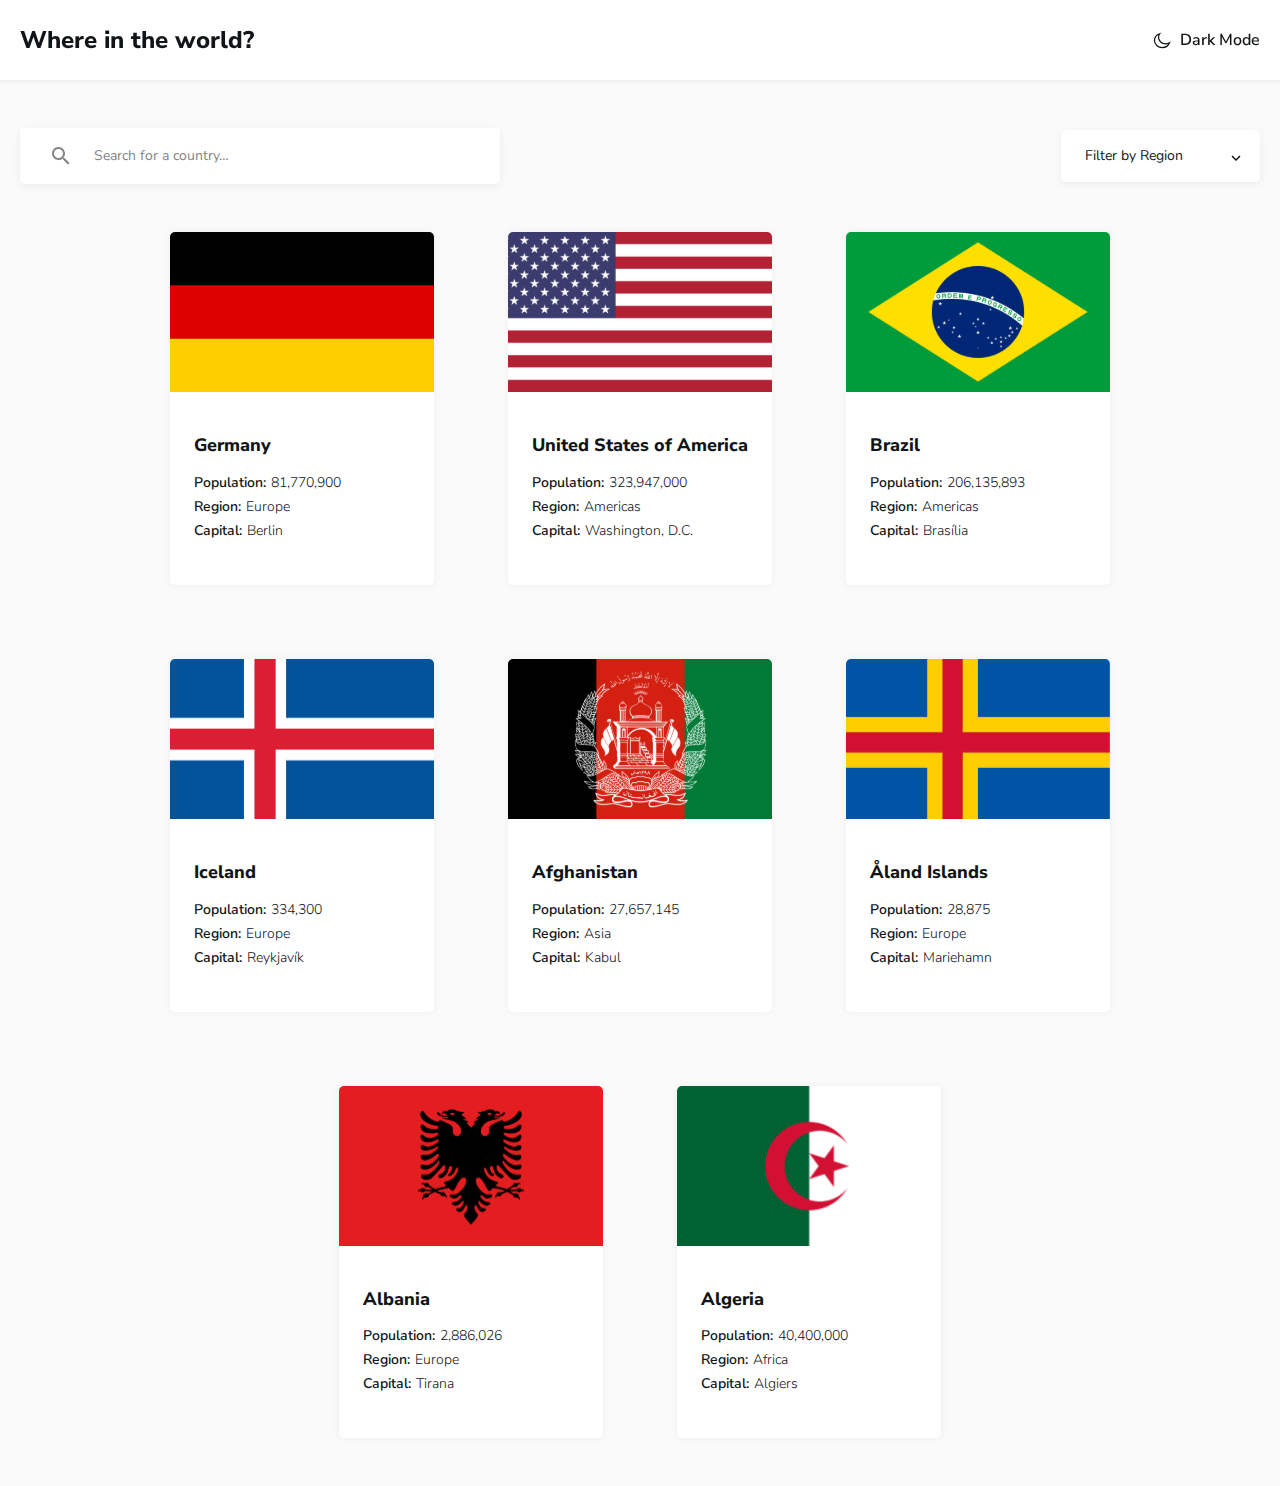
<file: index.html>
<!DOCTYPE html>
<html lang="en">
<head>
    <meta charset="UTF-8">
    <meta name="viewport" content="width=device-width, initial-scale=1.0">
    <title>Countries</title>
    
    <!-- GOOGLE-FONTS -->
    <link rel="preconnect" href="https://fonts.googleapis.com">
    <link rel="preconnect" href="https://fonts.googleapis.com">
    <link rel="preconnect" href="https://fonts.gstatic.com" crossorigin>
    <link href="https://fonts.googleapis.com/css2?family=Nunito+Sans:ital,opsz,wght@0,6..12,200..1000;1,6..12,200..1000&display=swap" rel="stylesheet">
    
    <!-- CSS-LINKS -->
    <link rel="stylesheet" href="css/normalize.css">
    <link rel="stylesheet" href="css/main.css">
    <!-- WEBSITE-ICON -->
    <link rel="icon" type="image/svg" href="imgs/icons/map.svg">
</head>
<body>
    
    <!-- SITE-HEADER -->
    <header class="site-header">
        <div class="site-header-container container">
            <!-- SITE-LOGO -->
            <a class="site-header-logo" href="index.html">Where in the world?</a>
            
            <!-- TOGGLE-BUTTON -->
            <button class="dark-toggle-button">
                <span class="dark-toggle-button-inner">
                    <svg class="dark-toggle-icon" xmlns="http://www.w3.org/2000/svg" width="20" height="20"><path fill="#fff" fill-rule="evenodd" stroke="currentColor" stroke-width="1.25" d="M13.553 13.815c-3.884 0-7.034-2.887-7.034-6.447 0-1.343.448-2.586 1.212-3.618-3.04.945-5.231 3.581-5.231 6.688 0 3.9 3.45 7.062 7.704 7.062 3.389 0 6.266-2.007 7.296-4.796a7.458 7.458 0 0 1-3.947 1.111Z" clip-rule="evenodd"/></svg>
                    <span class="dark-toggle-text">Dark Mode</span>
                </span>
            </button>
        </div>
    </header>
    
    <!-- SITE-MAIN -->
    <main class="main-content">
        <!-- HERO -->
        <section class="hero">
            <div class="hero-container container">
                <!-- FORM -->
                <form class="filters" action="https://acho.htmlacademy.ru" method="GET">
                    <div class="filters-search-wrapper">
                        <svg class="filters-search-icon" xmlns="http://www.w3.org/2000/svg" width="18" height="18"><path fill="currentColor" fill-rule="evenodd" d="M12.5 11h-.8l-.3-.3c1-1.1 1.6-2.6 1.6-4.2C13 2.9 10.1 0 6.5 0S0 2.9 0 6.5 2.9 13 6.5 13c1.6 0 3.1-.6 4.2-1.6l.3.3v.8l5 5 1.5-1.5-5-5Zm-6 0C4 11 2 9 2 6.5S4 2 6.5 2 11 4 11 6.5 9 11 6.5 11Z" clip-rule="evenodd"/></svg>
                        <input class="filters-search-input" type="search" name="search" placeholder="Search for a country…" aria-label="Site search">
                    </div>
                    
                    <div class="filters-region-wrapper">
                        <select class="filters-region-select">
                            <option class="option" value="">Filter by Region</option>
                            <option value="">Africa</option>
                            <option value="">America</option>
                            <option value="">Asia</option>
                            <option value="">Europe</option>
                            <option value="">Oceania</option>
                        </select>
                        <svg class="filters-region-icon" xmlns="http://www.w3.org/2000/svg" width="12" height="12"><path fill="currentColor" fill-rule="evenodd" d="M9.45 3.45 6 6.9 2.55 3.45 1.5 4.5 6 9l4.5-4.5-1.05-1.05Z" clip-rule="evenodd"/></svg>
                    </div>
                </form>
                
                <!-- COUNTRY-FLAGS -->
                <div class="flag-list">
                    
                    <!-- FLAG-ITEM -->
                    <div class="flag-item">
                        <img class="flag-img" src="imgs/flags/flag-germany.svg" alt="Germany flag" width="264" height="160">
                        <div class="flag-content">
                            <h3 class="flag-title">
                                <a class="flag-title-link" href="about.html">Germany</a>
                            </h3>
                            <dl class="flag-description">
                                
                                <!-- FLAG-DESCRIPTION-ITEM -->
                                <div class="flag-description-item">
                                    <dt>Population:</dt>
                                    <dd>81,770,900</dd>
                                </div>
                                
                                <!-- FLAG-DESCRIPTION-ITEM -->
                                <div class="flag-description-item">
                                    <dt>Region:</dt>
                                    <dd>Europe</dd>
                                </div>
                                
                                <!-- FLAG-DESCRIPTION-ITEM -->
                                <div class="flag-description-item">
                                    <dt>Capital:</dt>
                                    <dd>Berlin</dd>
                                </div>
                            </dl>
                        </div>
                    </div>
                    
                    <!-- FLAG-ITEM -->
                    <div class="flag-item">
                        <img class="flag-img" src="imgs/flags/flag-usa.svg" alt="Germany flag" width="264" height="160">
                        <div class="flag-content">
                            <h3 class="flag-title">
                                <a class="flag-title-link" href="about.html">United States of America</a>
                            </h3>
                            <dl class="flag-description">
                                
                                <!-- FLAG-DESCRIPTION-ITEM -->
                                <div class="flag-description-item">
                                    <dt>Population:</dt>
                                    <dd>323,947,000</dd>
                                </div>
                                
                                <!-- FLAG-DESCRIPTION-ITEM -->
                                <div class="flag-description-item">
                                    <dt>Region:</dt>
                                    <dd>Americas</dd>
                                </div>
                                
                                <!-- FLAG-DESCRIPTION-ITEM -->
                                <div class="flag-description-item">
                                    <dt>Capital:</dt>
                                    <dd>Washington, D.C.</dd>
                                </div>
                            </dl>
                        </div>
                    </div>
                    
                    <!-- FLAG-ITEM -->
                    <div class="flag-item">
                        <img class="flag-img" src="imgs/flags/flag-brazil.svg" alt="Germany flag" width="264" height="160">
                        <div class="flag-content">
                            <h3 class="flag-title">
                                <a class="flag-title-link" href="about.html">Brazil</a>
                            </h3>
                            <dl class="flag-description">
                                
                                <!-- FLAG-DESCRIPTION-ITEM -->
                                <div class="flag-description-item">
                                    <dt>Population:</dt>
                                    <dd>206,135,893</dd>
                                </div>
                                
                                <!-- FLAG-DESCRIPTION-ITEM -->
                                <div class="flag-description-item">
                                    <dt>Region:</dt>
                                    <dd>Americas</dd>
                                </div>
                                
                                <!-- FLAG-DESCRIPTION-ITEM -->
                                <div class="flag-description-item">
                                    <dt>Capital:</dt>
                                    <dd>Brasília</dd>
                                </div>
                            </dl>
                        </div>
                    </div>
                    
                    <!-- FLAG-ITEM -->
                    <div class="flag-item">
                        <img class="flag-img" src="imgs/flags/flag-iceland.svg" alt="Germany flag" width="264" height="160">
                        <div class="flag-content">
                            <h3 class="flag-title">
                                <a class="flag-title-link" href="about.html">Iceland</a>
                            </h3>
                            <dl class="flag-description">
                                
                                <!-- FLAG-DESCRIPTION-ITEM -->
                                <div class="flag-description-item">
                                    <dt>Population:</dt>
                                    <dd>334,300</dd>
                                </div>
                                
                                <!-- FLAG-DESCRIPTION-ITEM -->
                                <div class="flag-description-item">
                                    <dt>Region:</dt>
                                    <dd>Europe</dd>
                                </div>
                                
                                <!-- FLAG-DESCRIPTION-ITEM -->
                                <div class="flag-description-item">
                                    <dt>Capital:</dt>
                                    <dd>Reykjavík</dd>
                                </div>
                            </dl>
                        </div>
                    </div>
                    
                    <!-- FLAG-ITEM -->
                    <div class="flag-item">
                        <img class="flag-img" src="imgs/flags/flag-afghanistan.svg" alt="Germany flag" width="264" height="160">
                        <div class="flag-content">
                            <h3 class="flag-title">
                                <a class="flag-title-link" href="about.html">Afghanistan</a>
                            </h3>
                            <dl class="flag-description">
                                
                                <!-- FLAG-DESCRIPTION-ITEM -->
                                <div class="flag-description-item">
                                    <dt>Population:</dt>
                                    <dd>27,657,145</dd>
                                </div>
                                
                                <!-- FLAG-DESCRIPTION-ITEM -->
                                <div class="flag-description-item">
                                    <dt>Region:</dt>
                                    <dd>Asia</dd>
                                </div>
                                
                                <!-- FLAG-DESCRIPTION-ITEM -->
                                <div class="flag-description-item">
                                    <dt>Capital:</dt>
                                    <dd>Kabul</dd>
                                </div>
                            </dl>
                        </div>
                    </div>
                    
                    <!-- FLAG-ITEM -->
                    <div class="flag-item">
                        <img class="flag-img" src="imgs/flags/flag-aland-islands.svg" alt="Germany flag" width="264" height="160">
                        <div class="flag-content">
                            <h3 class="flag-title">
                                <a class="flag-title-link" href="about.html">Åland Islands</a>
                            </h3>
                            <dl class="flag-description">
                                
                                <!-- FLAG-DESCRIPTION-ITEM -->
                                <div class="flag-description-item">
                                    <dt>Population:</dt>
                                    <dd>28,875</dd>
                                </div>
                                
                                <!-- FLAG-DESCRIPTION-ITEM -->
                                <div class="flag-description-item">
                                    <dt>Region:</dt>
                                    <dd>Europe</dd>
                                </div>
                                
                                <!-- FLAG-DESCRIPTION-ITEM -->
                                <div class="flag-description-item">
                                    <dt>Capital:</dt>
                                    <dd>Mariehamn</dd>
                                </div>
                            </dl>
                        </div>
                    </div>
                    
                    <!-- FLAG-ITEM -->
                    <div class="flag-item">
                        <img class="flag-img" src="imgs/flags/flag-albania.svg" alt="Germany flag" width="264" height="160">
                        <div class="flag-content">
                            <h3 class="flag-title">
                                <a class="flag-title-link" href="about.html">Albania</a>
                            </h3>
                            <dl class="flag-description">
                                
                                <!-- FLAG-DESCRIPTION-ITEM -->
                                <div class="flag-description-item">
                                    <dt>Population:</dt>
                                    <dd>2,886,026</dd>
                                </div>
                                
                                <!-- FLAG-DESCRIPTION-ITEM -->
                                <div class="flag-description-item">
                                    <dt>Region:</dt>
                                    <dd>Europe</dd>
                                </div>
                                
                                <!-- FLAG-DESCRIPTION-ITEM -->
                                <div class="flag-description-item">
                                    <dt>Capital:</dt>
                                    <dd>Tirana</dd>
                                </div>
                            </dl>
                        </div>
                    </div>
                    
                    <!-- FLAG-ITEM -->
                    <div class="flag-item">
                        <img class="flag-img" src="imgs/flags/flag-algeria.svg" alt="Germany flag" width="264" height="160">
                        <div class="flag-content">
                            <h3 class="flag-title">
                                <a class="flag-title-link" href="about.html">Algeria</a>
                            </h3>
                            <dl class="flag-description">
                                
                                <!-- FLAG-DESCRIPTION-ITEM -->
                                <div class="flag-description-item">
                                    <dt>Population:</dt>
                                    <dd>40,400,000</dd>
                                </div>
                                
                                <!-- FLAG-DESCRIPTION-ITEM -->
                                <div class="flag-description-item">
                                    <dt>Region:</dt>
                                    <dd>Africa</dd>
                                </div>
                                
                                <!-- FLAG-DESCRIPTION-ITEM -->
                                <div class="flag-description-item">
                                    <dt>Capital:</dt>
                                    <dd>Algiers</dd>
                                </div>
                            </dl>
                        </div>
                    </div>
                </div>
            </div>
        </section>
    </main>
    
    <!-- JS-LINKS -->
    <script src="app.js"></script>
</body>
</html>
</file>
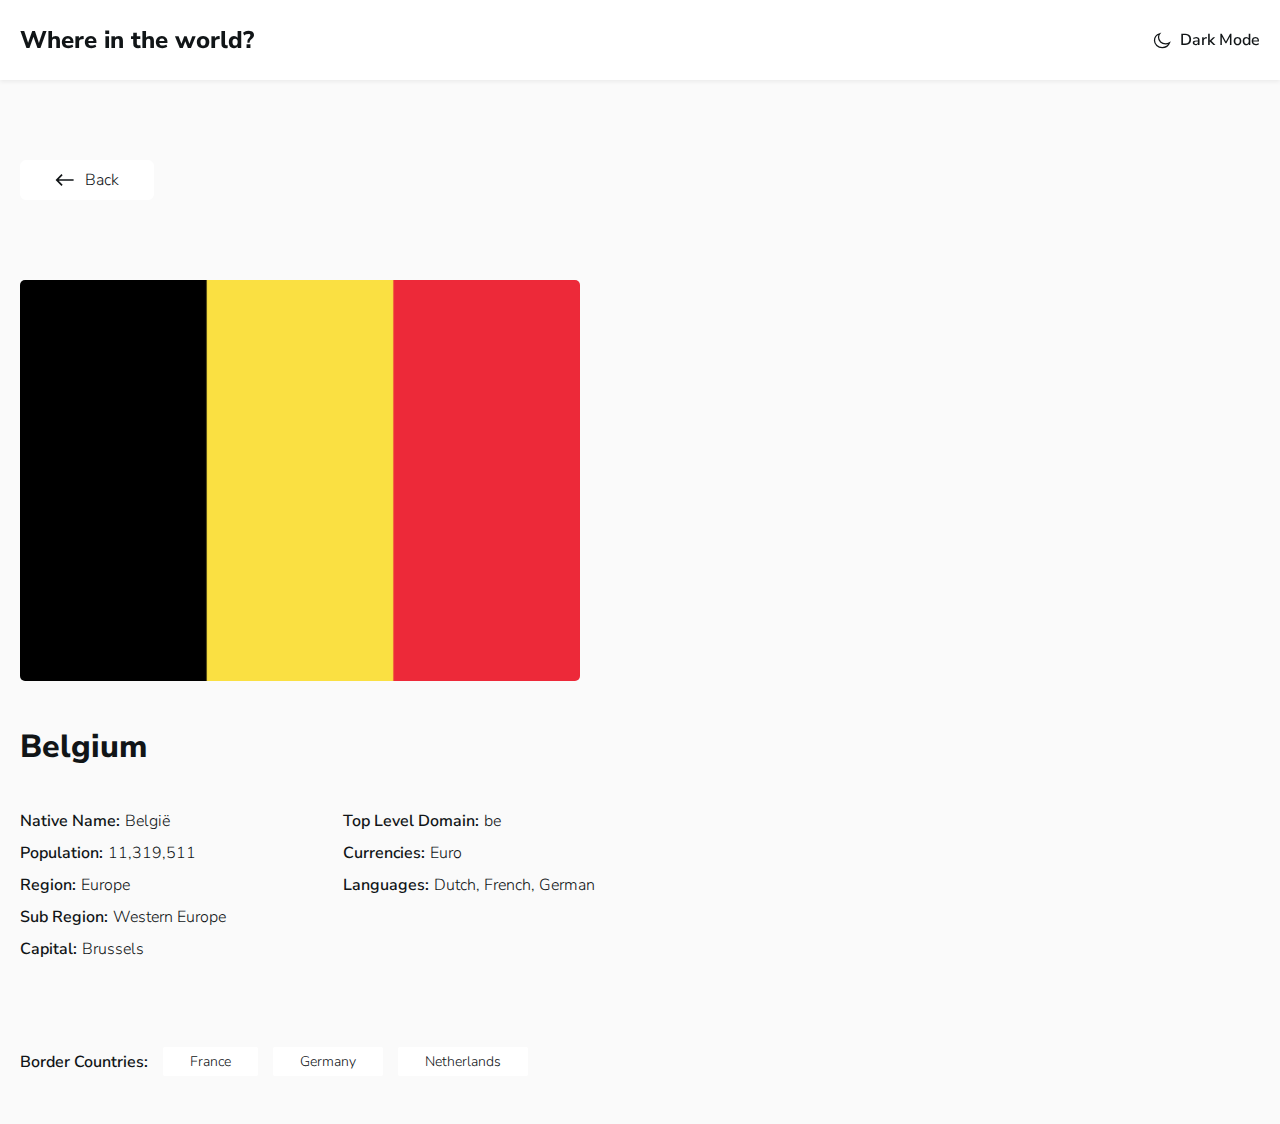
<file: about.html>
<!DOCTYPE html>
<html lang="en">
<head>
    <meta charset="UTF-8">
    <meta name="viewport" content="width=device-width, initial-scale=1.0">
    <title>About</title>
    
    <!-- FONTS -->
    <link rel="preconnect" href="https://fonts.googleapis.com">
    <link rel="preconnect" href="https://fonts.googleapis.com">
    <link rel="preconnect" href="https://fonts.gstatic.com" crossorigin>
    <link href="https://fonts.googleapis.com/css2?family=Nunito+Sans:ital,opsz,wght@0,6..12,200..1000;1,6..12,200..1000&display=swap" rel="stylesheet">
    
    <!-- CSS-LINKS -->
    <link rel="stylesheet" href="css/normalize.css">
    <link rel="stylesheet" href="css/main.css">
    <!-- WEBSITE-ICON -->
    <link rel="icon" type="image/svg" href="imgs/icons/map.svg">
</head>
<body>
    
    <!-- SITE-HEADER -->
    <header class="site-header">
        <div class="site-header-container container">
            
            <!-- SITE-LOGO -->
            <a class="site-header-logo" href="index.html">Where in the world?</a>
            
            <!-- TOGGLE-BUTTON -->
            <button class="dark-toggle-button">
                <span class="dark-toggle-button-inner">
                    <svg class="dark-toggle-icon" xmlns="http://www.w3.org/2000/svg" width="20" height="20"><path fill="#fff" fill-rule="evenodd" stroke="currentColor" stroke-width="1.25" d="M13.553 13.815c-3.884 0-7.034-2.887-7.034-6.447 0-1.343.448-2.586 1.212-3.618-3.04.945-5.231 3.581-5.231 6.688 0 3.9 3.45 7.062 7.704 7.062 3.389 0 6.266-2.007 7.296-4.796a7.458 7.458 0 0 1-3.947 1.111Z" clip-rule="evenodd"/></svg>
                    <span class="dark-toggle-text">Dark Mode</span>
                </span>
            </button>
        </div>
    </header>
    
    <!-- SITE-MAIN -->
    <main class="main-content about-main-content">
        <!-- ABOUT-PAGE -->
        <section class="about">
            <div class="container">
                <!-- BACK-LINK -->
                <a class="about-back-link" href="index.html"> 
                    <svg xmlns="http://www.w3.org/2000/svg" width="20" height="20"><path fill="currentColor" fill-rule="evenodd" d="m6.464 4.107 1.179 1.179-3.89 3.889h14.85v1.65H3.753l3.89 3.889-1.179 1.179L.572 10l5.892-5.893Z" clip-rule="evenodd"/></svg>
                    <span>Back</span>
                </a>
                
                <!-- ABOUT-INNER -->
                <div class="about-inner">
                    
                    <!-- ABOUT-IMG -->
                    <div class="about-img">
                        <img src="imgs/flags/flag-germany-page.svg" alt="" width="560" height="400">
                    </div>
                    
                    <!-- ABOUT-TEXT -->
                    <div class="about-text">
                        <h2 class="about-title">Belgium</h2>
                        
                        <div class="about-flag-description">
                            <dl class="about-flag-description-list">
                                <!-- ABOUT-FLAG-DESCRIPTION-ITEM -->
                                <div class="about-flag-description-item">
                                    <dt>Native Name:</dt>
                                    <dd>België</dd>
                                </div>
                                <!-- ABOUT-FLAG-DESCRIPTION-ITEM -->
                                <div class="about-flag-description-item">
                                    <dt>Population:</dt>
                                    <dd>11,319,511</dd>
                                </div>
                                <!-- ABOUT-FLAG-DESCRIPTION-ITEM -->
                                <div class="about-flag-description-item">
                                    <dt>Region:</dt>
                                    <dd>Europe</dd>
                                </div>
                                <!-- ABOUT-FLAG-DESCRIPTION-ITEM -->
                                <div class="about-flag-description-item">
                                    <dt>Sub Region:</dt>
                                    <dd>Western Europe</dd>
                                </div>
                                <!-- ABOUT-FLAG-DESCRIPTION-ITEM -->
                                <div class="about-flag-description-item">
                                    <dt>Capital:</dt>
                                    <dd>Brussels</dd>
                                </div>
                            </dl>
                            
                            <dl class="about-flag-description-list">
                                <!-- ABOUT-FLAG-DESCRIPTION-ITEM -->
                                <div class="about-flag-description-item">
                                    <dt>Top Level Domain:</dt>
                                    <dd>be</dd>
                                </div>
                                <!-- ABOUT-FLAG-DESCRIPTION-ITEM -->
                                <div class="about-flag-description-item">
                                    <dt>Currencies:</dt>
                                    <dd>Euro</dd>
                                </div>
                                <!-- ABOUT-FLAG-DESCRIPTION-ITEM -->
                                <div class="about-flag-description-item">
                                    <dt>Languages:</dt>
                                    <dd>Dutch, French, German</dd>
                                </div>
                            </dl>
                        </div>
                        
                        <!-- ABOUT-BORDER -->
                        <div class="about-border">
                            <h3 class="about-border-title">Border Countries:</h3>
                            <div class="about-border-links">
                                <a href="#" class="about-border-link">France</a>
                                <a href="#" class="about-border-link">Germany</a>
                                <a href="#" class="about-border-link">Netherlands</a>
                            </div>
                        </div>
                    </div>
                </div>
            </div>
        </section>
    </main>
    
    <!-- JS-LINKS -->
    <script src="app.js"></script>
</body>
</html>
</file>
<file: css/main.css>
/* CUSTOM-PROPS */
:root {
    --text-color: #111517;
    --text-light-color: #848484;
    --bg-color: #fafafa;
    --bg-color-light: #fff;
    --font-family: "Nunito Sans", "Arial", sans-serif;
}

.dark-mode {
    --text-color: #fff;
    --text-light-color: #fff;
    --bg-color: #202c36;
    --bg-color-light: #2b3844;
}

/* GLOBAL */
html {
    height: 100%;
    box-sizing: border-box;
    scroll-behavior: smooth;
}

*,
*::before,
*::after {
    box-sizing: inherit;
}

body {
    height: 100%;
    padding: 0;
    margin: 0;
    display: flex;
    flex-direction: column;
    font-family: var(--font-family);
    color: var(--text-color);
    background-color: var(--bg-color);
    font-weight: 400;
    font-size: 14px;
    line-height: 16px;
}

img {
    max-width: 100%;
    height: auto;
}

/* CONTAINER */
.container {
    width: 100%;
    max-width: 1320px;
    padding-left: 20px;
    padding-right: 20px;
    margin-left: auto;
    margin-right: auto;
}

/* MAIN-CONTENT */
.main-content {
    flex-grow: 1;
    padding-top: 48px;
    padding-bottom: 48px;
}

.about-main-content {
    padding-top: 80px;
}

/* SITE-HEADER */
.site-header {
    padding-top: 24px;
    padding-bottom: 24px;
    background-color: var(--bg-color-light);
    box-shadow: 0px 2px 4px rgba(0, 0, 0, 0.06);
    position: fixed;
    width: 100%;
    left: 0;
    top: 0;
    z-index: 999;
}

.header-border {
    border-bottom: 2px solid var(--text-light-color);
}

.site-header-container {
    display: flex;
    align-items: center;
    justify-content: space-between;
}

.site-header-logo {
    font-weight: 800;
    font-size: 24px;
    line-height: normal;
    color: var(--text-color);
    display: block;
    text-decoration: none;
    white-space: nowrap;
    white-space: nowrap;
}

.dark-toggle-button {
    border: 0;
    padding: 0;
    background-color: transparent;
    cursor: pointer;
}

.dark-toggle-button-inner {
    display: flex;
    align-items: center;
    gap: 8px;
    white-space: nowrap;
}

.dark-toggle-icon {
    width: 20px;
    height: 20px;
    color: var(--text-color);
}

.dark-toggle-text {
    font-weight: 600;
    font-size: 16px;
    line-height: normal;
    color: var(--text-color);
}

/* HERO */
.filters {
    display: flex;
    justify-content: space-between;
    align-items: center;
    margin-bottom: 48px;
}

.filters-search-wrapper {
    position: relative;
}

.filters-search-icon {
    position: absolute;
    top: 50%;
    transform: translateY(-50%);
    left: 32px;
    width: 18px;
    height: 18px;
    color: var(--text-light-color);
}

.filters-search-input {
    padding: 18px 74px;
    font-weight: 400;
    font-size: 14px;
    line-height: 20px;
    border: 0;
    border-radius: 5px;
    background-color: var(--bg-color-light);
    color: var(--text-color);
    min-width: 480px;
    box-shadow: 0px 2px 9px rgba(0, 0, 0, 0.06);
}

.filters-search-input::placeholder {
    color: var(--text-light-color);
}

.filters-region-wrapper {
    position: relative;
}

.filters-region-select {
    appearance: none;
    padding: 18px 77px 18px 24px;
    border-radius: 5px;
    background-color: var(--bg-color-light);
    color: var(--text-color);
    border: 0;
    box-shadow: 0px 2px 9px rgba(0, 0, 0, 0.06);
}

.filters-region-icon {
    position: absolute;
    top: 22px;
    right: 18px;
}

.filters-icon-rotate {
    transform: rotate(180deg);
}

/* COUNTRY-FLAGS */
.flag-list {
    margin: 0;
    padding: 0;
    display: flex;
    justify-content: center;
    align-items: center;
    flex-wrap: wrap;
    gap: 74px;
}

.flag-item {
    min-width: 264px;
    border-radius: 5px;
    overflow: hidden;
    background-color: var(--bg-color-light);
    box-shadow: 0px 0px 7px 2px rgba(0, 0, 0, 0.03);
}

.flag-img {
    width: 264px;
    height: 160px;
    object-fit: cover;
    display: block;
}

.flag-content {
    padding: 24px 24px 46px;
}

.flag-title-link {
    font-weight: 800;
    font-size: 18px;
    line-height: 26px;
    color: var(--text-color);
    margin-top: 0;
    margin-bottom: 16px;
    display: block;
    text-decoration: none;
}

.flag-description {
    margin: 0;
}

.flag-description-item:not(:last-child) {
    margin-bottom: 8px;
}

.flag-description-item {
    display: flex;
    align-items: center;
    justify-content: flex-start;
}

.flag-description-item dt, dd {
    color: var(--text-color);
}

.flag-description-item dt {
    font-weight: 600;
    font-size: 14px;
    line-height: 16px;
}

.flag-description-item dd {
    margin-left: 5px;
    font-weight: 300;
}

/* ABOUT */
.about-back-link {
    text-decoration: none;
    display: inline-flex;
    justify-content: flex-start;
    align-items: center;
    gap: 10px;
    padding: 10px 35px;
    background-color: var(--bg-color-light);
    margin-bottom: 80px;
    border-radius: 6px;
}

.about-back-link svg {
    width: 20px;
    height: 20px;
    object-fit: contain;
    color: var(--text-color);
}

.about-back-link span {
    display: block;
    font-weight: 300;
    font-size: 16px;
    line-height: 20px;
    color: var(--text-color);
}

.about-inner {
    display: flex;
    align-items: center;
    gap: 145px;
}

.about-img img {
    display: block;
    border-radius: 5px;
}

.about-title {
    font-weight: 800;
    font-size: 32px;
    line-height: normal;
    color: var(--text-color);
    margin-top: 0;
    margin-bottom: 23px;
}

.about-flag-description {
    display: flex;
    align-items: flex-start;
    gap: 117px;
    margin-bottom: 68px;
}

.about-flag-description dd, dt {
    font-weight: 600;
    font-size: 16px;
    line-height: 32px;
    color: var(--text-color);
}

.about-flag-description dd {
    font-weight: 300;
    margin-left: 5px;
}

.about-flag-description-item {
    display: flex;
    align-items: center;
    justify-content: flex-start;
}

.about-border {
    display: flex;
    align-items: center;
    justify-content: flex-start;
    gap: 15px;
}

.about-border-title {
    font-weight: 600;
    font-size: 16px;
    line-height: 24px;
    color: var(--text-color);
    margin: 0;
    white-space: nowrap;
}

.about-border-links {
    display: flex;
    align-items: center;
    flex-wrap: wrap;
    gap: 15px;
}

.about-border-link {
    text-decoration: none;
    color: var(--text-color);
    font-weight: 300;
    font-size: 14px;
    line-height: normal;
    padding: 5px 27px;
    background-color: var(--bg-color-light);
    border-radius: 2px;
    display: block;
}

/* MEDIA QUERIES */
/* 1320PX */
@media only screen and (max-width: 1320px) {
    .about-inner {
        flex-direction: column;
        align-items: flex-start;
        gap: 44px;
    }
}

/* 800PX */
@media only screen and (max-width: 800px) {
    .filters {
        flex-direction: column;
        margin-bottom: 32px;
        align-items: flex-start;
    }
    
    .filters-search-wrapper {
        margin-bottom: 40px;
    }
}

/* 620PX */
@media only screen and (max-width: 620px) {
    .about-flag-description {
        flex-direction: column;
        gap: 32px;
        margin-bottom: 32px;
    }
    
    .about-main-content {
        padding-top: 40px;
    }
    
    .about-back-link {
        margin-bottom: 64px;
    }
    
    .about-border {
        flex-direction: column;
        align-items: flex-start;
    }
    
    .about-title {
        margin-bottom: 16px;
    }
}

/* 520PX */
@media only screen and (max-width: 520px) {
    .filters-search-input {
        min-width: 90vw;
    }
}

/* 450PX */
@media only screen and (max-width: 450px) {
    .site-header-logo {
        font-size: 14px;
        line-height: 20px;
    }
    
    .container {
        padding-left: 16px;
        padding-right: 16px;
    }
    
    .main-content {
        padding-top: 24px;
    }
    
    .dark-toggle-text {
        font-size: 12px;
    }
    
    .filters-search-input {
        font-size: 12px;
    }
}

/* 350PX */
@media only screen and (max-width: 350px) {
    .filters-search-wrapper {
        margin-bottom: 25px;
    }
}

/* 330PX */
@media only screen and (max-width: 330px) {
    .filters-search-input {
        padding: 14px 10px 14px 74px;
    }
    
    .container {
        padding-left: 14px;
        padding-right: 14px;
    }
}
</file>
